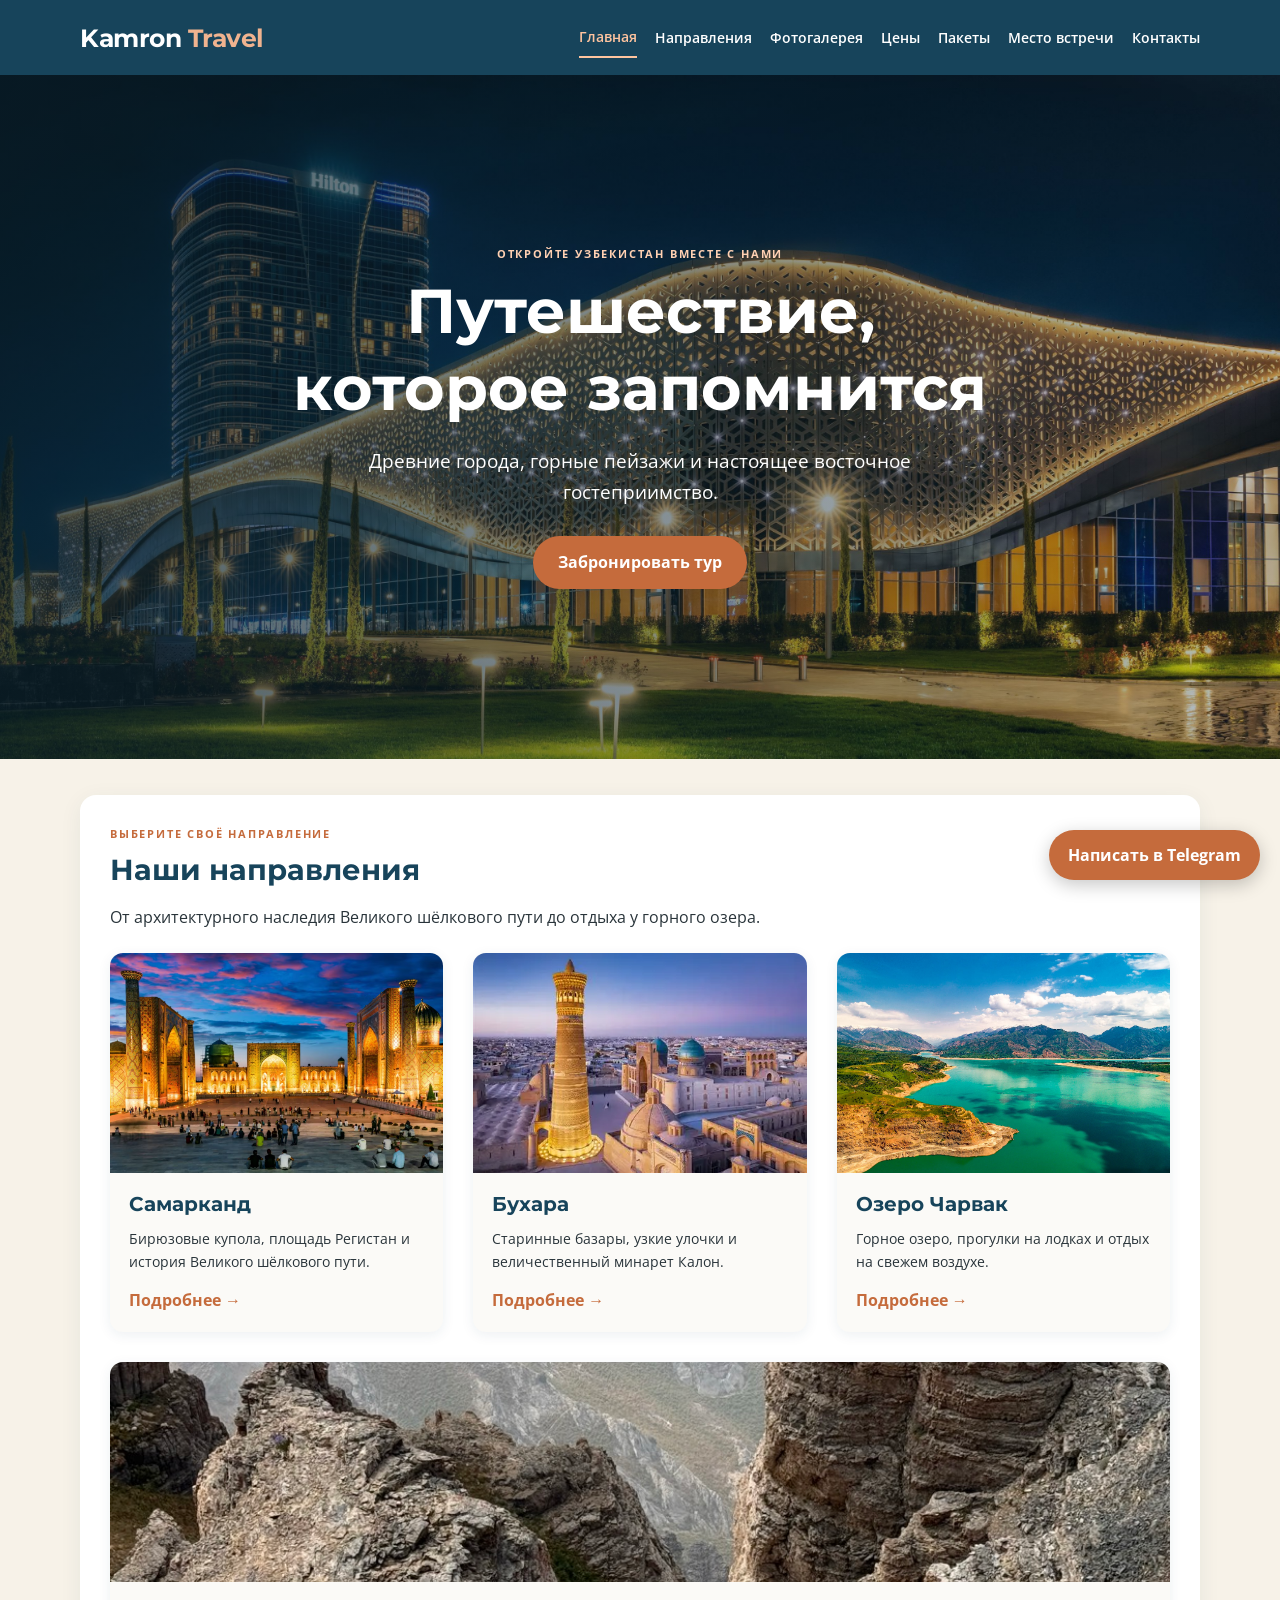
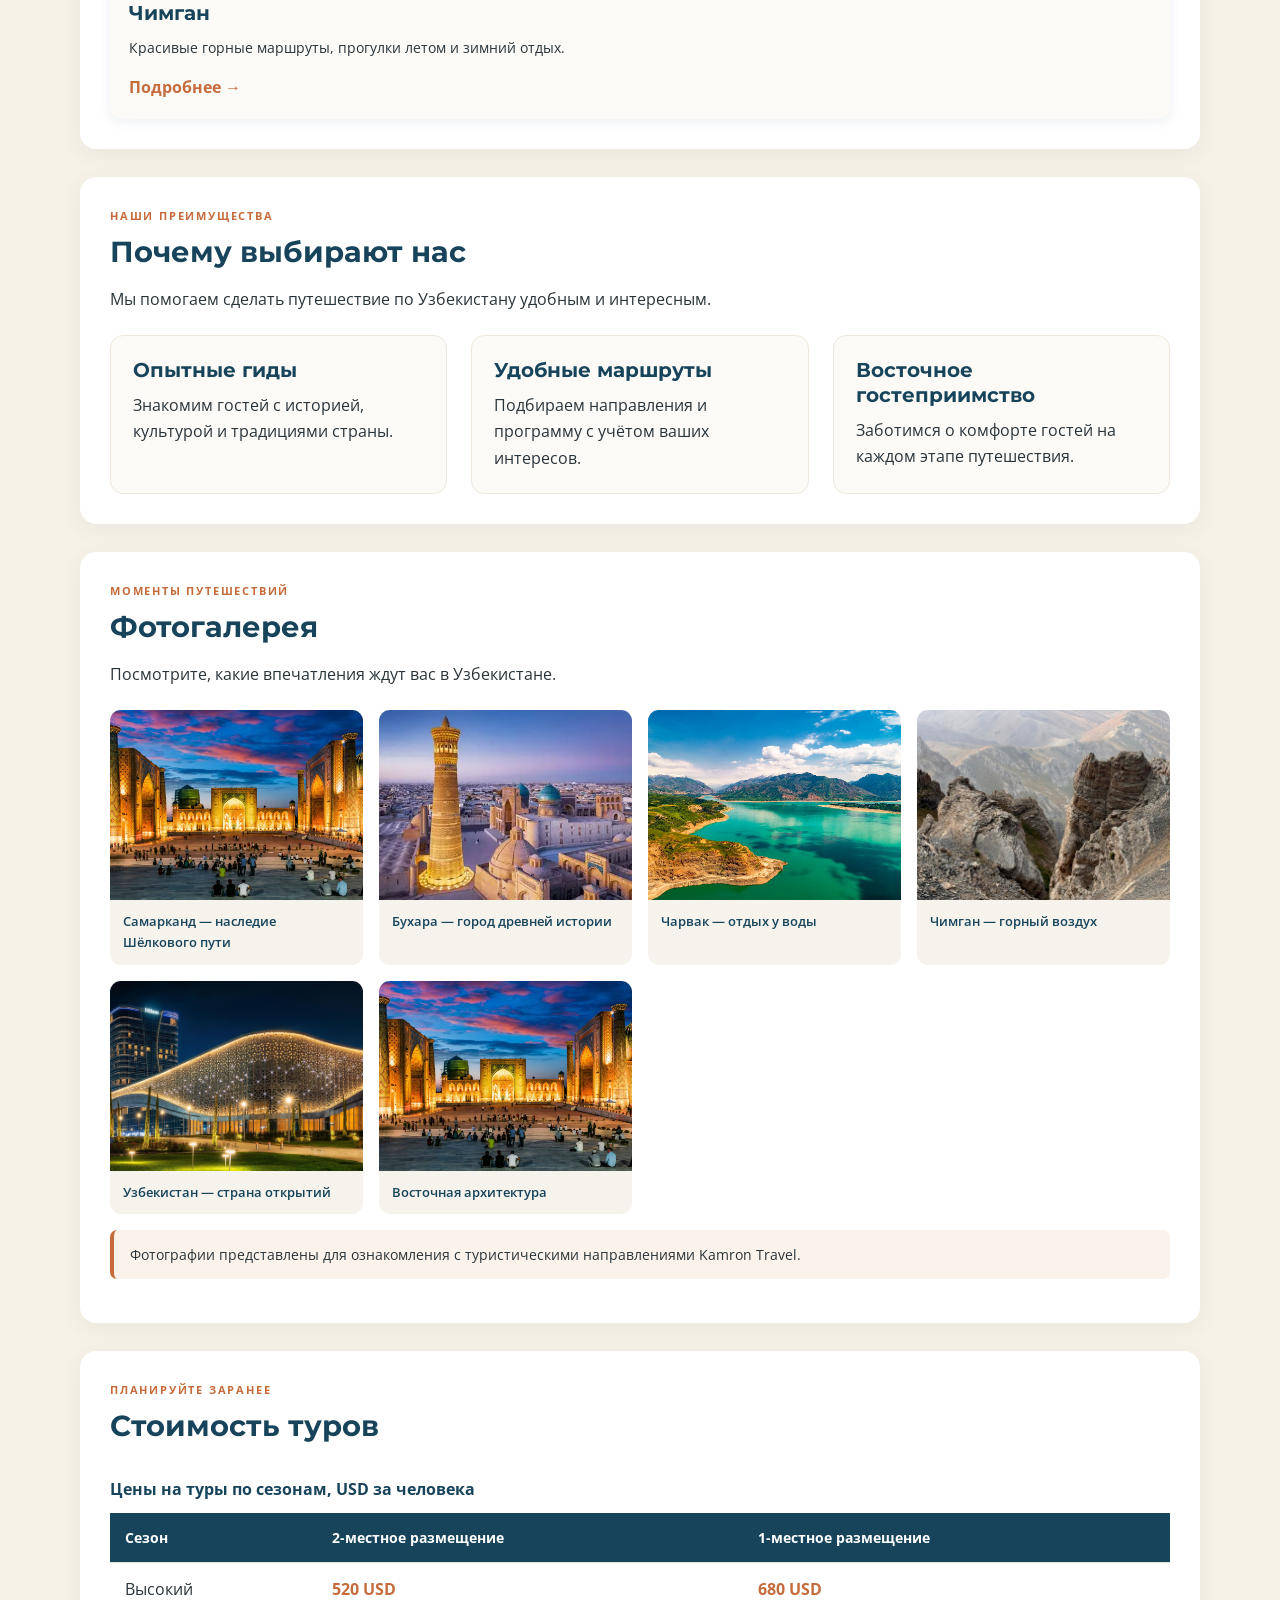
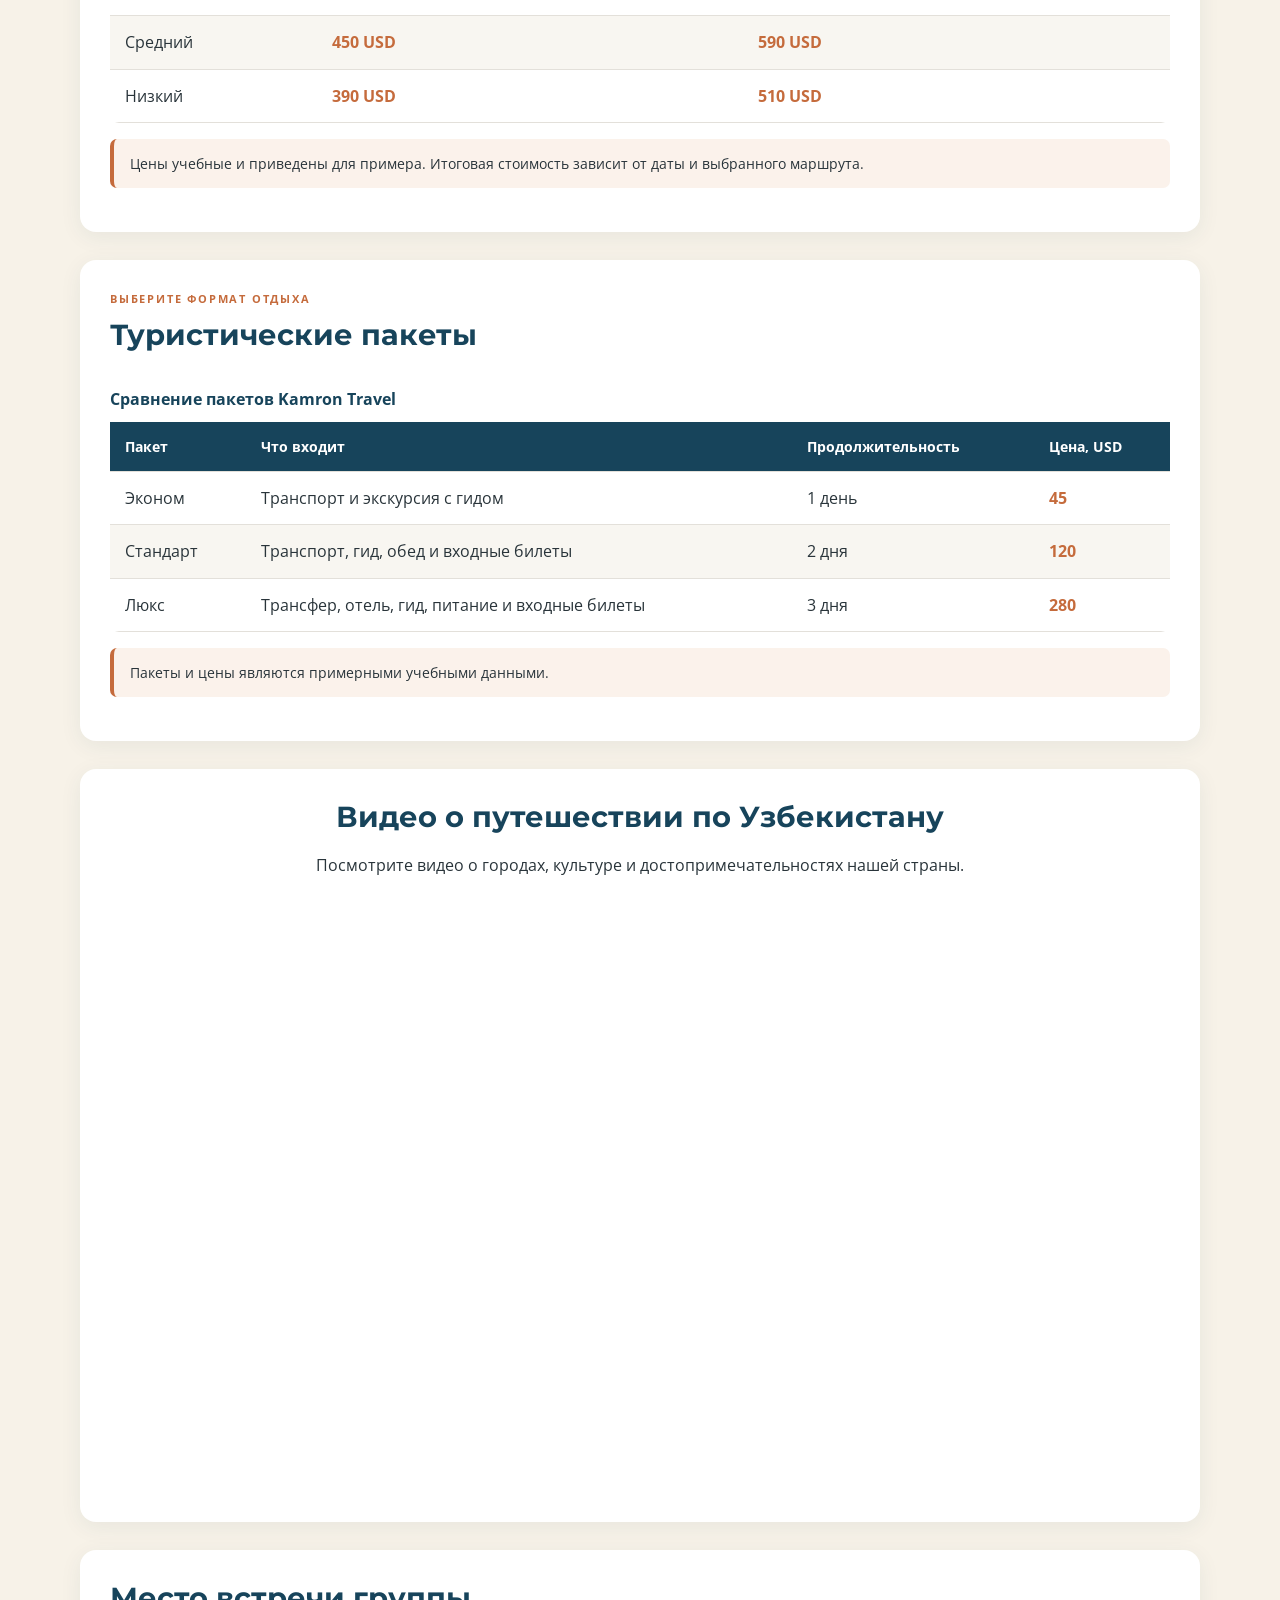
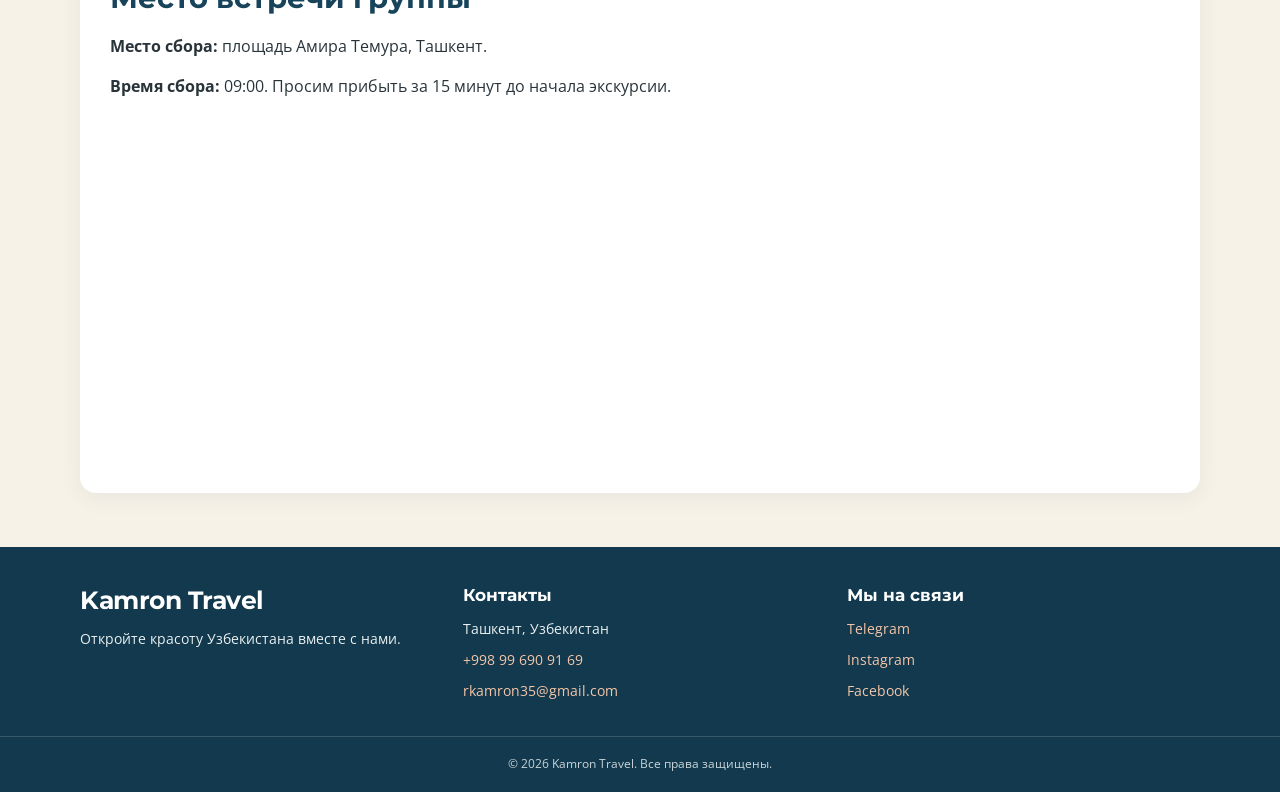
<file: site/index.html>
<!DOCTYPE html>
<html lang="ru">
<head>
  <meta charset="UTF-8">
  <meta name="viewport" content="width=device-width, initial-scale=1.0">
  <meta name="description" content="Kamron Travel — путешествия по историческим городам и природным местам Узбекистана.">
  <title>Kamron Travel — путешествия по Узбекистану</title>
  <link rel="preconnect" href="https://fonts.googleapis.com">
  <link rel="preconnect" href="https://fonts.gstatic.com" crossorigin>
  <link href="https://fonts.googleapis.com/css2?family=Montserrat:wght@400;600;700&family=Open+Sans:wght@400;600;700&display=swap" rel="stylesheet">
  <link rel="stylesheet" href="css/style.css">
</head>
<body>
  <header>
    <div class="container header-inner">
      <a class="logo" href="index.html">Kamron <span>Travel</span></a>
      <nav aria-label="Главное меню">
        <a class="active" href="index.html#home">Главная</a>
        <a href="tours.html">Направления</a>
        <a href="index.html#gallery">Фотогалерея</a>
        <a href="index.html#prices">Цены</a>
        <a href="index.html#packages">Пакеты</a>
        <a href="index.html#meeting">Место встречи</a>
        <a href="contacts.html">Контакты</a>
      </nav>
    </div>
  </header>

  <section class="hero" id="home">
    <div class="hero-content">
      <p class="eyebrow">Откройте Узбекистан вместе с нами</p>
      <h1>Путешествие, которое запомнится</h1>
      <p>Древние города, горные пейзажи и настоящее восточное гостеприимство.</p>
      <a class="btn" href="contacts.html">Забронировать тур</a>
    </div>
  </section>

  <main class="container">
    <section id="directions">
      <div class="section-heading">
        <p class="eyebrow">Выберите своё направление</p>
        <h2>Наши направления</h2>
        <p>От архитектурного наследия Великого шёлкового пути до отдыха у горного озера.</p>
      </div>
      <div class="cards">
        <article class="card">
          <img src="images/samarkand.avif" alt="Исторические памятники Самарканда">
          <div class="card-body"><h3>Самарканд</h3><p>Бирюзовые купола, площадь Регистан и история Великого шёлкового пути.</p><a class="text-link" href="tours.html">Подробнее →</a></div>
        </article>
        <article class="card">
          <img src="images/bukhara.webp" alt="Старинный минарет в Бухаре">
          <div class="card-body"><h3>Бухара</h3><p>Старинные базары, узкие улочки и величественный минарет Калон.</p><a class="text-link" href="tours.html">Подробнее →</a></div>
        </article>
        <article class="card">
          <img src="images/charvak.jpg" alt="Голубая вода Чарвакского водохранилища">
          <div class="card-body"><h3>Озеро Чарвак</h3><p>Горное озеро, прогулки на лодках и отдых на свежем воздухе.</p><a class="text-link" href="tours.html">Подробнее →</a></div>
        </article>
        <article class="card">
          <img src="images/chimgan.jpg" alt="Горный пейзаж в Чимгане">
          <div class="card-body"><h3>Чимган</h3><p>Красивые горные маршруты, прогулки летом и зимний отдых.</p><a class="text-link" href="tours.html">Подробнее →</a></div>
        </article>
      </div>
    </section>

    <section id="why-us">
      <div class="section-heading">
        <p class="eyebrow">Наши преимущества</p>
        <h2>Почему выбирают нас</h2>
        <p>Мы помогаем сделать путешествие по Узбекистану удобным и интересным.</p>
      </div>
      <div class="why-us">
        <div class="box"><h3>Опытные гиды</h3><p>Знакомим гостей с историей, культурой и традициями страны.</p></div>
        <div class="box"><h3>Удобные маршруты</h3><p>Подбираем направления и программу с учётом ваших интересов.</p></div>
        <div class="box"><h3>Восточное гостеприимство</h3><p>Заботимся о комфорте гостей на каждом этапе путешествия.</p></div>
      </div>
    </section>

    <section id="gallery">
      <div class="section-heading"><p class="eyebrow">Моменты путешествий</p><h2>Фотогалерея</h2><p>Посмотрите, какие впечатления ждут вас в Узбекистане.</p></div>
      <div class="gallery">
        <figure><img src="images/samarkand.avif" alt="Архитектура Самарканда"><figcaption>Самарканд — наследие Шёлкового пути</figcaption></figure>
        <figure><img src="images/bukhara.webp" alt="Старинная Бухара"><figcaption>Бухара — город древней истории</figcaption></figure>
        <figure><img src="images/charvak.jpg" alt="Чарвакское водохранилище"><figcaption>Чарвак — отдых у воды</figcaption></figure>
        <figure><img src="images/chimgan.jpg" alt="Горы Чимгана"><figcaption>Чимган — горный воздух</figcaption></figure>
        <figure><img src="images/banner.jpg" alt="Пейзаж Узбекистана"><figcaption>Узбекистан — страна открытий</figcaption></figure>
        <figure><img src="images/samarkand.avif" alt="Архитектурный памятник Самарканда"><figcaption>Восточная архитектура</figcaption></figure>
      </div>
      <p class="note">Фотографии представлены для ознакомления с туристическими направлениями Kamron Travel.</p>
    </section>

    <section id="prices">
      <div class="section-heading"><p class="eyebrow">Планируйте заранее</p><h2>Стоимость туров</h2></div>
      <div class="table-wrap"><table>
        <caption>Цены на туры по сезонам, USD за человека</caption>
        <thead><tr><th>Сезон</th><th>2-местное размещение</th><th>1-местное размещение</th></tr></thead>
        <tbody><tr><td>Высокий</td><td class="price">520 USD</td><td class="price">680 USD</td></tr>
        <tr><td>Средний</td><td class="price">450 USD</td><td class="price">590 USD</td></tr>
        <tr><td>Низкий</td><td class="price">390 USD</td><td class="price">510 USD</td></tr></tbody>
      </table></div>
      <p class="note">Цены учебные и приведены для примера. Итоговая стоимость зависит от даты и выбранного маршрута.</p>
    </section>

    <section id="packages">
      <div class="section-heading"><p class="eyebrow">Выберите формат отдыха</p><h2>Туристические пакеты</h2></div>
      <div class="table-wrap"><table>
        <caption>Сравнение пакетов Kamron Travel</caption>
        <thead><tr><th>Пакет</th><th>Что входит</th><th>Продолжительность</th><th>Цена, USD</th></tr></thead>
        <tbody><tr><td>Эконом</td><td>Транспорт и экскурсия с гидом</td><td>1 день</td><td class="price">45</td></tr>
        <tr><td>Стандарт</td><td>Транспорт, гид, обед и входные билеты</td><td>2 дня</td><td class="price">120</td></tr>
        <tr><td>Люкс</td><td>Трансфер, отель, гид, питание и входные билеты</td><td>3 дня</td><td class="price">280</td></tr></tbody>
      </table></div>
      <p class="note">Пакеты и цены являются примерными учебными данными.</p>
    </section>

    <section class="video-section">
      <h2>Видео о путешествии по Узбекистану</h2>
      <p>Посмотрите видео о городах, культуре и достопримечательностях нашей страны.</p>
      <iframe class="media-frame" src="https://www.youtube.com/embed/yhTaFyiu19g" title="Видео о путешествии по Узбекистану" loading="lazy" allowfullscreen></iframe>
    </section>

    <section id="meeting">
      <h2>Место встречи группы</h2>
      <p><strong>Место сбора:</strong> площадь Амира Темура, Ташкент.</p>
      <p><strong>Время сбора:</strong> 09:00. Просим прибыть за 15 минут до начала экскурсии.</p>
      <iframe class="media-frame map-frame" src="https://www.google.com/maps?q=Amir+Temur+Square,+Tashkent&output=embed" title="Карта места встречи — площадь Амира Темура, Ташкент" loading="lazy" allowfullscreen></iframe>
    </section>
  </main>

  <footer>
    <div class="container footer-inner">
      <div><a class="footer-logo" href="index.html">Kamron Travel</a><p>Откройте красоту Узбекистана вместе с нами.</p></div>
      <div><h3>Контакты</h3><p>Ташкент, Узбекистан</p><p><a href="tel:+998996909169">+998 99 690 91 69</a></p><p><a href="mailto:rkamron35@gmail.com">rkamron35@gmail.com</a></p></div>
      <div><h3>Мы на связи</h3><p><a href="https://t.me/" target="_blank" rel="noopener">Telegram</a></p><p><a href="https://instagram.com/" target="_blank" rel="noopener">Instagram</a></p><p><a href="https://facebook.com/" target="_blank" rel="noopener">Facebook</a></p></div>
    </div>
    <p class="copyright">© 2026 Kamron Travel. Все права защищены.</p>
  </footer>
  <a class="float-btn" href="https://t.me/" target="_blank" rel="noopener" aria-label="Написать в Telegram">Написать в Telegram</a>
</body>
</html>
</file>
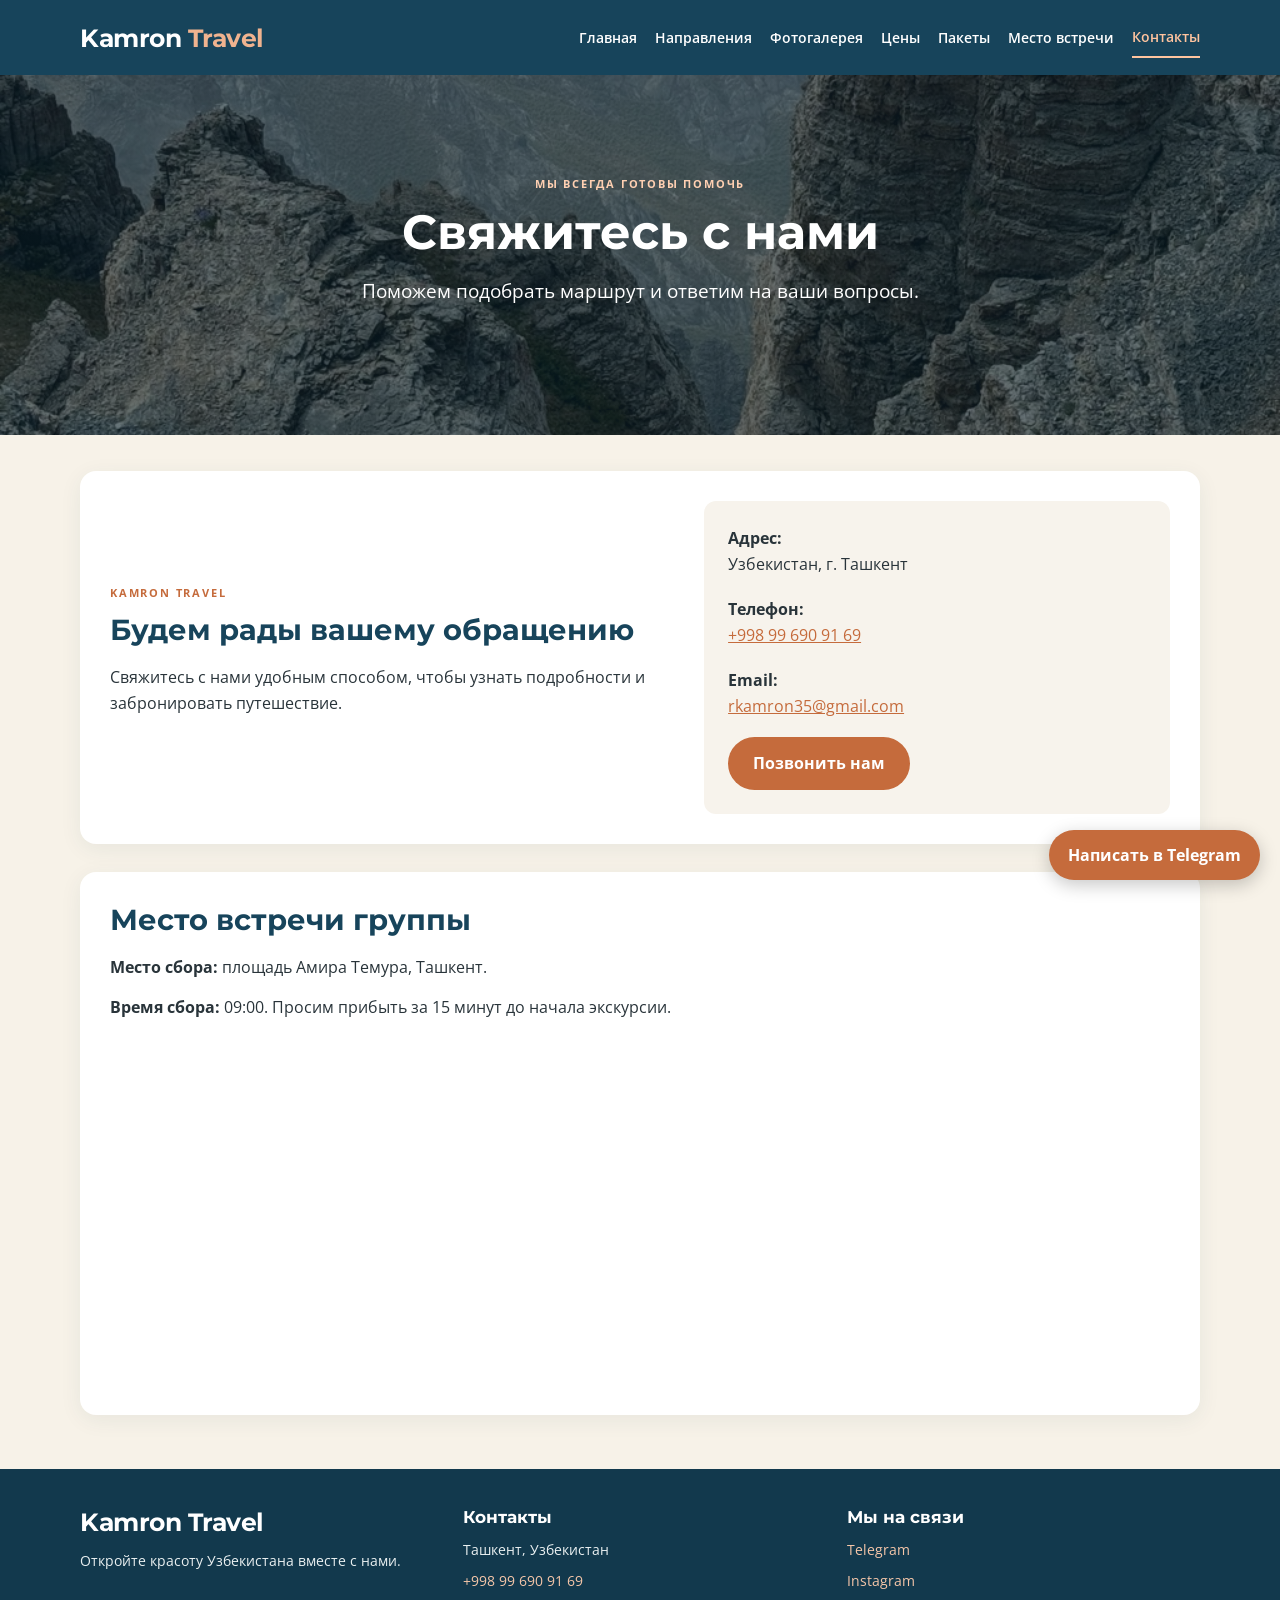
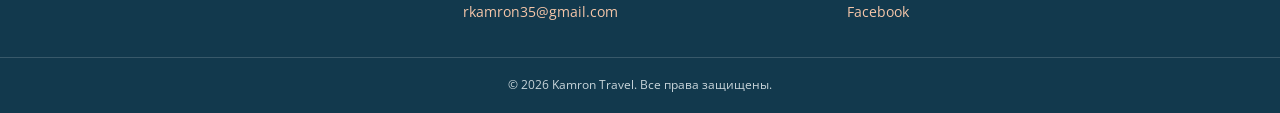
<file: site/contacts.html>
<!DOCTYPE html>
<html lang="ru">
<head>
  <meta charset="UTF-8">
  <meta name="viewport" content="width=device-width, initial-scale=1.0">
  <meta name="description" content="Контакты Kamron Travel. Свяжитесь с нами для бронирования путешествия по Узбекистану.">
  <title>Контакты — Kamron Travel</title>
  <link rel="preconnect" href="https://fonts.googleapis.com">
  <link rel="preconnect" href="https://fonts.gstatic.com" crossorigin>
  <link href="https://fonts.googleapis.com/css2?family=Montserrat:wght@400;600;700&family=Open+Sans:wght@400;600;700&display=swap" rel="stylesheet">
  <link rel="stylesheet" href="css/style.css">
</head>
<body>
  <header><div class="container header-inner">
    <a class="logo" href="index.html">Kamron <span>Travel</span></a>
    <nav aria-label="Главное меню">
      <a href="index.html#home">Главная</a><a href="tours.html">Направления</a>
      <a href="index.html#gallery">Фотогалерея</a><a href="index.html#prices">Цены</a>
      <a href="index.html#packages">Пакеты</a><a href="index.html#meeting">Место встречи</a><a class="active" href="contacts.html">Контакты</a>
    </nav>
  </div></header>
  <section class="hero-small contacts-hero"><div class="hero-content">
    <p class="eyebrow">Мы всегда готовы помочь</p><h1>Свяжитесь с нами</h1>
    <p>Поможем подобрать маршрут и ответим на ваши вопросы.</p>
  </div></section>
  <main class="container">
    <section class="contact-panel">
      <div><p class="eyebrow">Kamron Travel</p><h2>Будем рады вашему обращению</h2><p>Свяжитесь с нами удобным способом, чтобы узнать подробности и забронировать путешествие.</p></div>
      <div class="contact-details">
        <p><strong>Адрес:</strong><br>Узбекистан, г. Ташкент</p>
        <p><strong>Телефон:</strong><br><a href="tel:+998996909169">+998 99 690 91 69</a></p>
        <p><strong>Email:</strong><br><a href="mailto:rkamron35@gmail.com">rkamron35@gmail.com</a></p>
        <a class="btn" href="tel:+998996909169">Позвонить нам</a>
      </div>
    </section>
    <section><h2>Место встречи группы</h2><p><strong>Место сбора:</strong> площадь Амира Темура, Ташкент.</p><p><strong>Время сбора:</strong> 09:00. Просим прибыть за 15 минут до начала экскурсии.</p><iframe class="media-frame map-frame" src="https://www.google.com/maps?q=Amir+Temur+Square,+Tashkent&output=embed" title="Карта места встречи — площадь Амира Темура, Ташкент" loading="lazy" allowfullscreen></iframe></section>
  </main>
  <footer><div class="container footer-inner">
    <div><a class="footer-logo" href="index.html">Kamron Travel</a><p>Откройте красоту Узбекистана вместе с нами.</p></div>
    <div><h3>Контакты</h3><p>Ташкент, Узбекистан</p><p><a href="tel:+998996909169">+998 99 690 91 69</a></p><p><a href="mailto:rkamron35@gmail.com">rkamron35@gmail.com</a></p></div>
    <div><h3>Мы на связи</h3><p><a href="https://t.me/">Telegram</a></p><p><a href="https://instagram.com/">Instagram</a></p><p><a href="https://facebook.com/">Facebook</a></p></div>
  </div><p class="copyright">© 2026 Kamron Travel. Все права защищены.</p></footer>
  <a class="float-btn" href="https://t.me/" target="_blank" rel="noopener">Написать в Telegram</a>
</body></html>
</file>
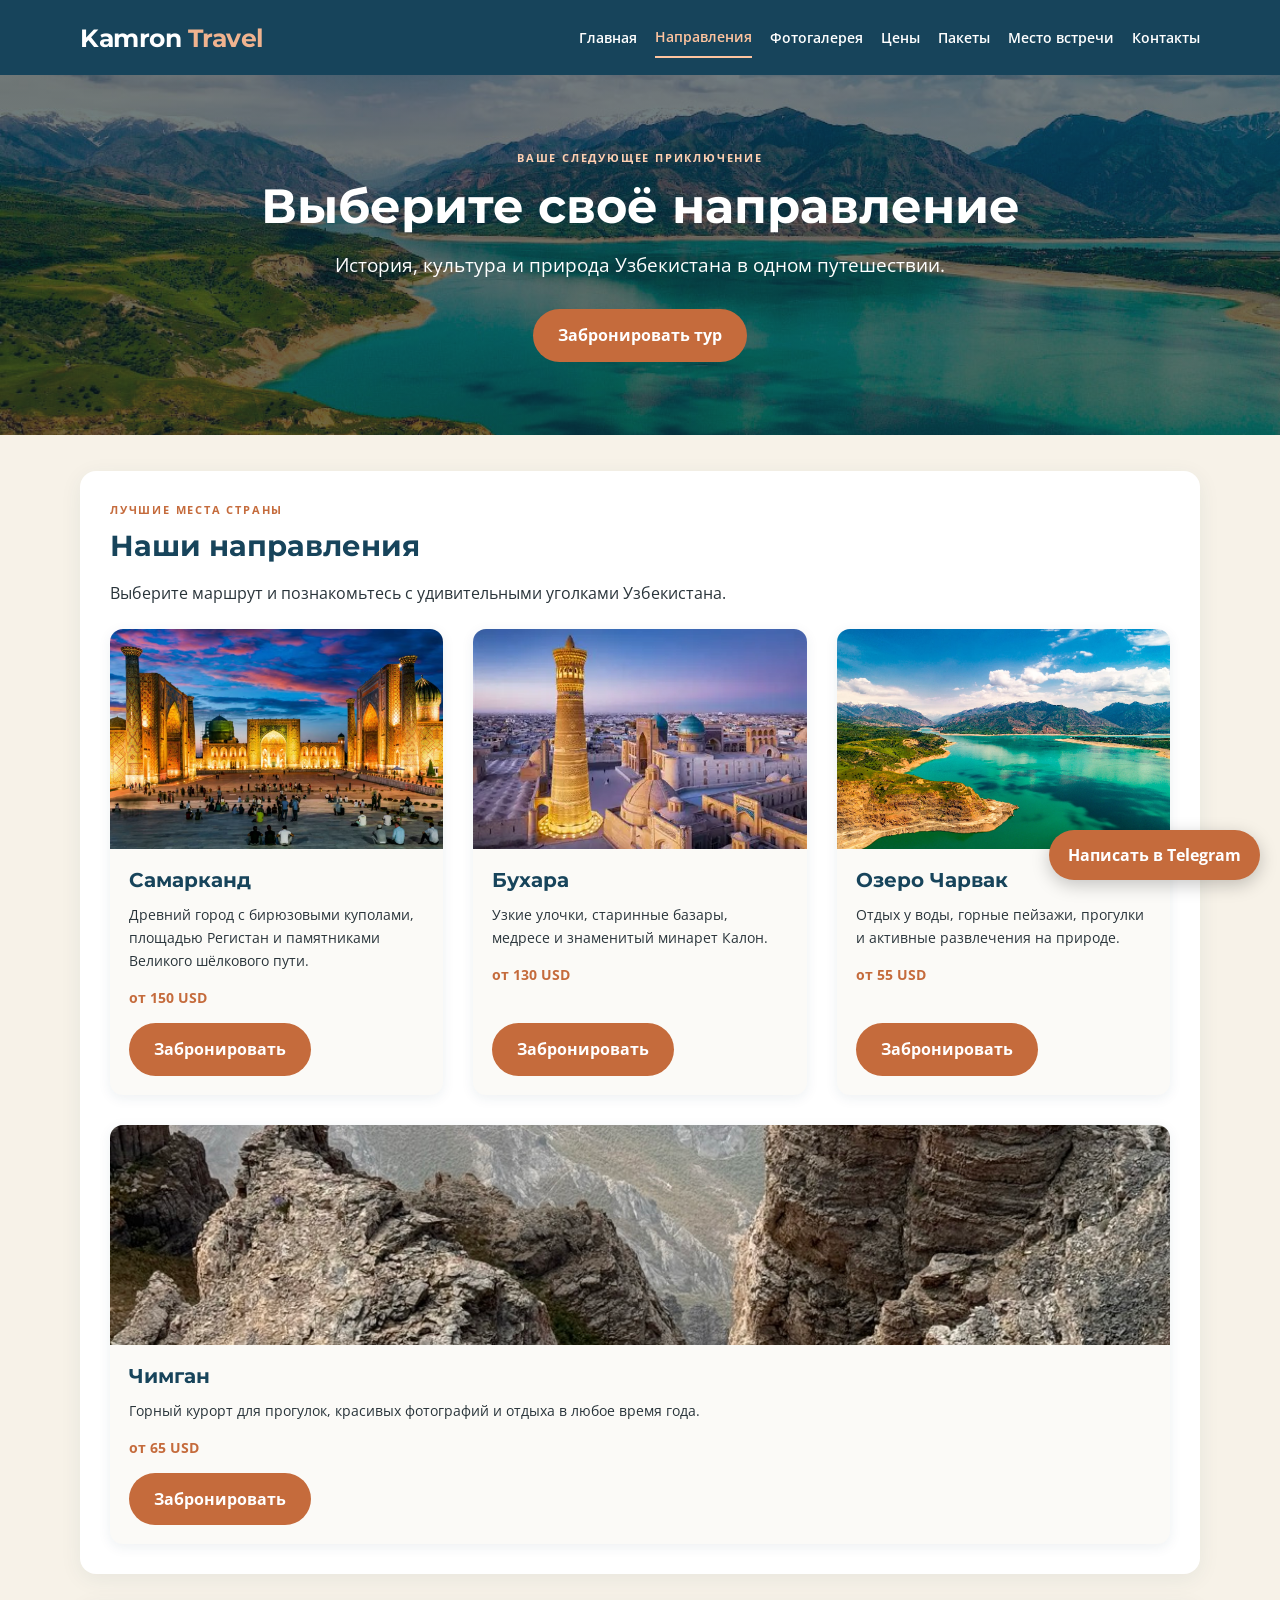
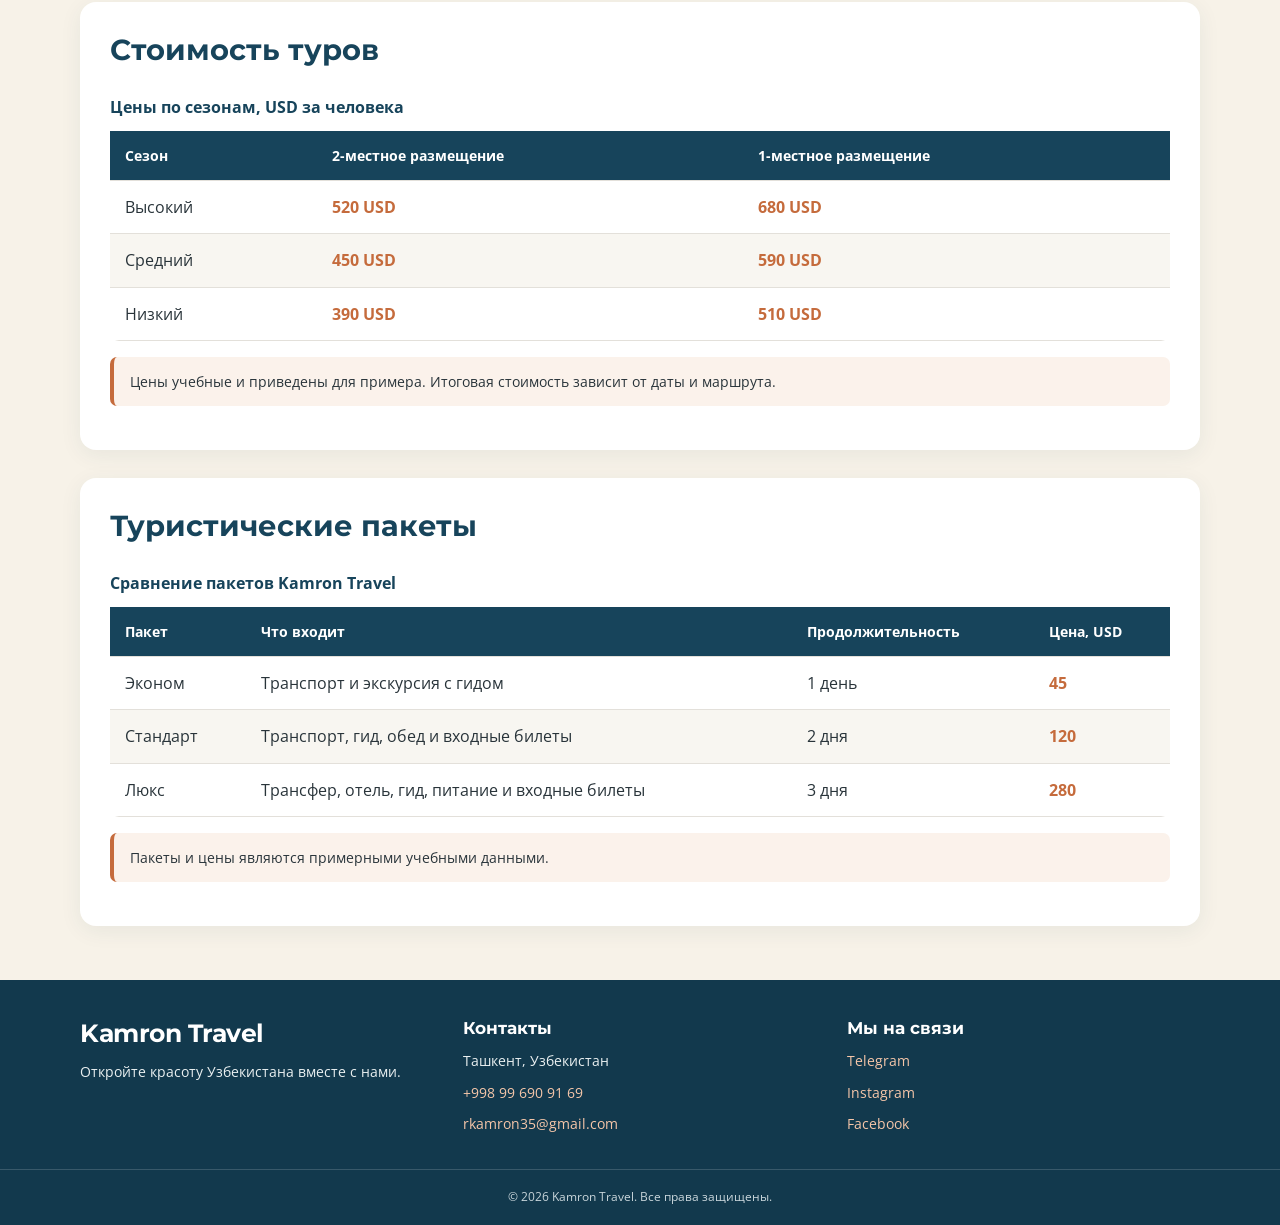
<file: site/tours.html>
<!DOCTYPE html>
<html lang="ru">
<head>
  <meta charset="UTF-8">
  <meta name="viewport" content="width=device-width, initial-scale=1.0">
  <meta name="description" content="Туристические направления и маршруты Kamron Travel по Узбекистану.">
  <title>Направления — Kamron Travel</title>
  <link rel="preconnect" href="https://fonts.googleapis.com">
  <link rel="preconnect" href="https://fonts.gstatic.com" crossorigin>
  <link href="https://fonts.googleapis.com/css2?family=Montserrat:wght@400;600;700&family=Open+Sans:wght@400;600;700&display=swap" rel="stylesheet">
  <link rel="stylesheet" href="css/style.css">
</head>
<body>
  <header><div class="container header-inner">
    <a class="logo" href="index.html">Kamron <span>Travel</span></a>
    <nav aria-label="Главное меню">
      <a href="index.html#home">Главная</a><a class="active" href="tours.html">Направления</a>
      <a href="index.html#gallery">Фотогалерея</a><a href="index.html#prices">Цены</a>
      <a href="index.html#packages">Пакеты</a><a href="index.html#meeting">Место встречи</a><a href="contacts.html">Контакты</a>
    </nav>
  </div></header>

  <section class="hero-small tours-hero"><div class="hero-content">
    <p class="eyebrow">Ваше следующее приключение</p><h1>Выберите своё направление</h1>
    <p>История, культура и природа Узбекистана в одном путешествии.</p>
    <a class="btn" href="contacts.html">Забронировать тур</a>
  </div></section>

  <main class="container">
    <section id="directions">
      <div class="section-heading"><p class="eyebrow">Лучшие места страны</p><h2>Наши направления</h2><p>Выберите маршрут и познакомьтесь с удивительными уголками Узбекистана.</p></div>
      <div class="cards">
        <article class="card"><img src="images/samarkand.avif" alt="Исторические памятники Самарканда"><div class="card-body"><h3>Самарканд</h3><p>Древний город с бирюзовыми куполами, площадью Регистан и памятниками Великого шёлкового пути.</p><p class="price">от 150 USD</p><a class="btn" href="contacts.html">Забронировать</a></div></article>
        <article class="card"><img src="images/bukhara.webp" alt="Старинный минарет в Бухаре"><div class="card-body"><h3>Бухара</h3><p>Узкие улочки, старинные базары, медресе и знаменитый минарет Калон.</p><p class="price">от 130 USD</p><a class="btn" href="contacts.html">Забронировать</a></div></article>
        <article class="card"><img src="images/charvak.jpg" alt="Чарвакское водохранилище"><div class="card-body"><h3>Озеро Чарвак</h3><p>Отдых у воды, горные пейзажи, прогулки и активные развлечения на природе.</p><p class="price">от 55 USD</p><a class="btn" href="contacts.html">Забронировать</a></div></article>
        <article class="card"><img src="images/chimgan.jpg" alt="Горный пейзаж Чимгана"><div class="card-body"><h3>Чимган</h3><p>Горный курорт для прогулок, красивых фотографий и отдыха в любое время года.</p><p class="price">от 65 USD</p><a class="btn" href="contacts.html">Забронировать</a></div></article>
      </div>
    </section>
    <section><h2>Стоимость туров</h2><div class="table-wrap"><table><caption>Цены по сезонам, USD за человека</caption><thead><tr><th>Сезон</th><th>2-местное размещение</th><th>1-местное размещение</th></tr></thead><tbody><tr><td>Высокий</td><td class="price">520 USD</td><td class="price">680 USD</td></tr><tr><td>Средний</td><td class="price">450 USD</td><td class="price">590 USD</td></tr><tr><td>Низкий</td><td class="price">390 USD</td><td class="price">510 USD</td></tr></tbody></table></div><p class="note">Цены учебные и приведены для примера. Итоговая стоимость зависит от даты и маршрута.</p></section>
    <section><h2>Туристические пакеты</h2><div class="table-wrap"><table><caption>Сравнение пакетов Kamron Travel</caption><thead><tr><th>Пакет</th><th>Что входит</th><th>Продолжительность</th><th>Цена, USD</th></tr></thead><tbody><tr><td>Эконом</td><td>Транспорт и экскурсия с гидом</td><td>1 день</td><td class="price">45</td></tr><tr><td>Стандарт</td><td>Транспорт, гид, обед и входные билеты</td><td>2 дня</td><td class="price">120</td></tr><tr><td>Люкс</td><td>Трансфер, отель, гид, питание и входные билеты</td><td>3 дня</td><td class="price">280</td></tr></tbody></table></div><p class="note">Пакеты и цены являются примерными учебными данными.</p></section>
  </main>
  <footer><div class="container footer-inner">
    <div><a class="footer-logo" href="index.html">Kamron Travel</a><p>Откройте красоту Узбекистана вместе с нами.</p></div>
    <div><h3>Контакты</h3><p>Ташкент, Узбекистан</p><p><a href="tel:+998996909169">+998 99 690 91 69</a></p><p><a href="mailto:rkamron35@gmail.com">rkamron35@gmail.com</a></p></div>
    <div><h3>Мы на связи</h3><p><a href="https://t.me/">Telegram</a></p><p><a href="https://instagram.com/">Instagram</a></p><p><a href="https://facebook.com/">Facebook</a></p></div>
  </div><p class="copyright">© 2026 Kamron Travel. Все права защищены.</p></footer>
  <a class="float-btn" href="https://t.me/" target="_blank" rel="noopener">Написать в Telegram</a>
</body></html>
</file>
<file: site/css/style.css>
/* Фирменная палитра Kamron Travel
   --main: глубокий сине-зелёный — надёжность и путешествия.
   --accent: тёплый терракотовый — восточная архитектура и гостеприимство.
   --light: кремовый — спокойный фон, комфортный для чтения.
   --text: тёмный графит — хороший контраст с фоном.
*/
:root {
  --main: #17445b;
  --accent: #c56b3c;
  --light: #f7f2e8;
  --text: #29343a;
  --white: #ffffff;
}
* { box-sizing: border-box; }
html { scroll-behavior: smooth; }
body {
  margin: 0;
  font-family: 'Open Sans', sans-serif;
  font-size: 16px;
  line-height: 1.65;
  color: var(--text);
  background: var(--light);
}
img { display: block; max-width: 100%; }
.container { width: min(1120px, calc(100% - 40px)); margin: 0 auto; }
header { background: var(--main); color: var(--white); padding: 17px 0; }
.header-inner { display: flex; justify-content: space-between; align-items: center; gap: 24px; }
.logo, .footer-logo {
  color: var(--white); text-decoration: none; font: 700 25px 'Montserrat', sans-serif;
  white-space: nowrap; letter-spacing: -.5px;
}
.logo span { color: #f0b38f; }
nav { display: flex; align-items: center; justify-content: flex-end; flex-wrap: wrap; gap: 8px 18px; }
nav a { color: var(--white); text-decoration: none; font-size: 14px; font-weight: 600; padding: 8px 0; transition: color .2s; }
nav a:hover, nav a.active { color: #ffc49f; text-decoration: none; }
nav a.active { border-bottom: 2px solid #ffc49f; }
h1, h2, h3 { font-family: 'Montserrat', sans-serif; line-height: 1.25; }
h2 { color: var(--main); margin: 0 0 16px; font-size: 29px; }
h3 { color: var(--main); margin: 0 0 10px; font-size: 20px; }
p { margin: 0 0 14px; }
a { color: var(--accent); }
a:hover { text-decoration: underline; }
main { padding-top: 36px; padding-bottom: 26px; }
main section {
  background: var(--white); margin: 0 0 28px; padding: 30px;
  border-radius: 16px; box-shadow: 0 5px 22px rgba(23,68,91,.07);
}
.section-heading { margin-bottom: 22px; }
.section-heading p:last-child { margin-bottom: 0; }
.eyebrow { color: var(--accent); text-transform: uppercase; letter-spacing: 1.8px; font-size: 11px; font-weight: 700; margin-bottom: 9px; }
.hero, .hero-small {
  position: relative; display: flex; align-items: center; justify-content: center;
  text-align: center; color: var(--white); overflow: hidden;
  background-position: center; background-size: cover;
}
.hero {
  min-height: 76vh; padding: 100px 20px;
  background-image: linear-gradient(90deg, rgba(9,32,43,.72), rgba(9,32,43,.28)), url("../images/banner.jpg");
}
.hero-small { min-height: 40vh; padding: 70px 20px; }
.tours-hero { background-image: linear-gradient(rgba(9,32,43,.58), rgba(9,32,43,.58)), url("../images/charvak.jpg"); }
.contacts-hero { background-image: linear-gradient(rgba(9,32,43,.62), rgba(9,32,43,.62)), url("../images/chimgan.jpg"); }
.hero-content { width: min(760px, 100%); }
.hero .eyebrow, .hero-small .eyebrow { color: #ffd0b2; }
.hero h1 { color: var(--white); font-size: clamp(36px, 5.5vw, 62px); margin: 0 auto 18px; }
.hero-small h1 { color: var(--white); font-size: clamp(32px, 4.5vw, 48px); margin: 0 auto 14px; }
.hero-content > p:not(.eyebrow) { color: #fff; font-size: 19px; max-width: 650px; margin: 0 auto 28px; }
.btn {
  display: inline-flex; align-items: center; justify-content: center; min-height: 48px;
  padding: 13px 25px; border: 0; border-radius: 30px; background: var(--accent);
  color: var(--white); font-weight: 700; text-decoration: none; cursor: pointer;
  transition: background .25s, transform .25s, box-shadow .25s;
}
.btn:hover { background: var(--main); color: var(--white); text-decoration: none; transform: translateY(-2px); box-shadow: 0 6px 15px rgba(0,0,0,.15); }
.cards { display: flex; flex-wrap: wrap; gap: 30px; }
.why-us { display: flex; flex-wrap: wrap; gap: 24px; }
.box {
  flex: 1 1 220px;
  padding: 22px;
  background: #fbfaf7;
  border: 1px solid #eee7dc;
  border-radius: 13px;
}
.box h3 { margin-bottom: 9px; }
.box p { margin-bottom: 0; }
.card {
  flex: 1 1 280px; min-width: 280px; overflow: hidden; display: flex;
  flex-direction: column; background: #fbfaf7; border-radius: 13px;
  box-shadow: 0 3px 13px rgba(23,68,91,.08); transition: transform .25s, box-shadow .25s;
}
.card:hover { transform: translateY(-5px); box-shadow: 0 9px 22px rgba(23,68,91,.13); }
.card > img { width: 100%; height: 220px; object-fit: cover; }
.card-body { padding: 19px; display: flex; flex-direction: column; flex: 1; }
.card-body p { font-size: 14px; }
.card-body .btn { margin-top: auto; align-self: flex-start; text-align: center; }
.text-link { font-weight: 700; text-decoration: none; margin-top: auto; }
.price { font-size: 19px; font-weight: 700; color: var(--accent); }
.note { padding: 13px 16px; border-left: 4px solid var(--accent); background: #fbf2eb; border-radius: 7px; font-size: 14px; margin-top: 16px; }
.gallery { display: grid; grid-template-columns: repeat(auto-fit, minmax(220px, 1fr)); gap: 16px; }
.gallery figure { margin: 0; background: #f6f3ed; border-radius: 11px; overflow: hidden; }
.gallery img { width: 100%; height: 190px; object-fit: cover; transition: transform .3s; }
.gallery img:hover { transform: scale(1.04); }
figcaption { padding: 11px 13px; font-size: 13px; font-weight: 600; color: var(--main); }
.table-wrap { width: 100%; overflow-x: auto; border-radius: 9px; }
table { width: 100%; min-width: 540px; border-collapse: collapse; background: var(--white); }
caption { text-align: left; padding: 10px 0; color: var(--main); font-weight: 700; }
th, td { padding: 13px 15px; border-bottom: 1px solid #e3e0da; text-align: left; }
th { background: var(--main); color: var(--white); font-size: 14px; }
tbody tr:nth-child(even) { background: #f8f6f1; }
td.price { font-size: 16px; }
.media-frame { display: block; width: 100%; aspect-ratio: 16 / 9; border: 0; border-radius: 12px; }
.map-frame { height: 350px; aspect-ratio: auto; }
.contact-panel { display: grid; grid-template-columns: 1.2fr 1fr; gap: 35px; align-items: center; }
.contact-details { padding: 24px; border-radius: 12px; background: #f7f3ec; }
.contact-details p { margin-bottom: 18px; }
.video-section { text-align: center; }
.video-section .media-frame { margin-top: 18px; }
footer { background: #12394d; color: #eaf0f1; padding: 38px 0 18px; }
.footer-inner { display: flex; justify-content: space-between; flex-wrap: wrap; gap: 30px; }
.footer-inner > div { flex: 1 1 220px; }
.footer-logo { display: inline-block; margin-bottom: 12px; }
footer h3 { color: #fff; font-size: 17px; }
footer p { font-size: 14px; margin-bottom: 8px; }
footer a { color: #f5c6a9; text-decoration: none; }
footer a:hover { color: #fff; }
.copyright { text-align: center; border-top: 1px solid rgba(255,255,255,.16); margin: 26px auto 0; padding: 17px 20px 0; font-size: 12px; color: #c8d5da; }
.float-btn {
  position: fixed; z-index: 10; right: 20px; bottom: 20px; min-height: 48px;
  display: flex; align-items: center; padding: 12px 19px; border-radius: 30px;
  color: #fff; background: var(--accent); text-decoration: none; font-weight: 700;
  box-shadow: 0 5px 18px rgba(0,0,0,.22); transition: background .2s, transform .2s;
}
.float-btn:hover { color: #fff; background: var(--main); transform: translateY(-2px); text-decoration: none; }
@media (max-width: 768px) {
  .container { width: min(100% - 32px, 680px); }
  .header-inner { flex-direction: column; gap: 12px; }
  nav { justify-content: center; gap: 5px 15px; }
  nav a { font-size: 13px; }
  .hero { min-height: 62vh; padding: 85px 18px; }
  .hero-small { min-height: 36vh; }
  .hero-content > p:not(.eyebrow) { font-size: 17px; }
  main section { padding: 23px; }
  .card { flex: 1 1 280px; min-width: 0; }
  .contact-panel { grid-template-columns: 1fr; }
  .footer-inner { flex-direction: column; gap: 22px; text-align: center; }
}
@media (max-width: 480px) {
  body { font-size: 16px; }
  .container { width: calc(100% - 24px); }
  header { padding: 15px 0; }
  .logo { font-size: 23px; }
  nav { gap: 3px 12px; }
  nav a { font-size: 12px; padding: 6px 0; }
  .hero { min-height: 58vh; padding: 70px 15px; }
  .hero-small { min-height: 34vh; padding: 55px 15px; }
  .hero h1 { font-size: 35px; }
  .hero-small h1 { font-size: 30px; }
  .hero-content > p:not(.eyebrow) { font-size: 16px; }
  main { padding-top: 20px; }
  main section { padding: 18px; margin-bottom: 18px; border-radius: 12px; }
  h2 { font-size: 23px; }
  .cards { gap: 15px; }
  .card { flex-basis: 100%; min-width: 0; }
  .card > img { height: 205px; }
  .gallery { grid-template-columns: 1fr; }
  .gallery img { height: 210px; }
  th, td { padding: 9px 10px; font-size: 13px; }
  .map-frame { height: 260px; }
  .float-btn { right: 12px; bottom: 12px; min-height: 46px; padding: 11px 15px; font-size: 13px; }
}
</file>
